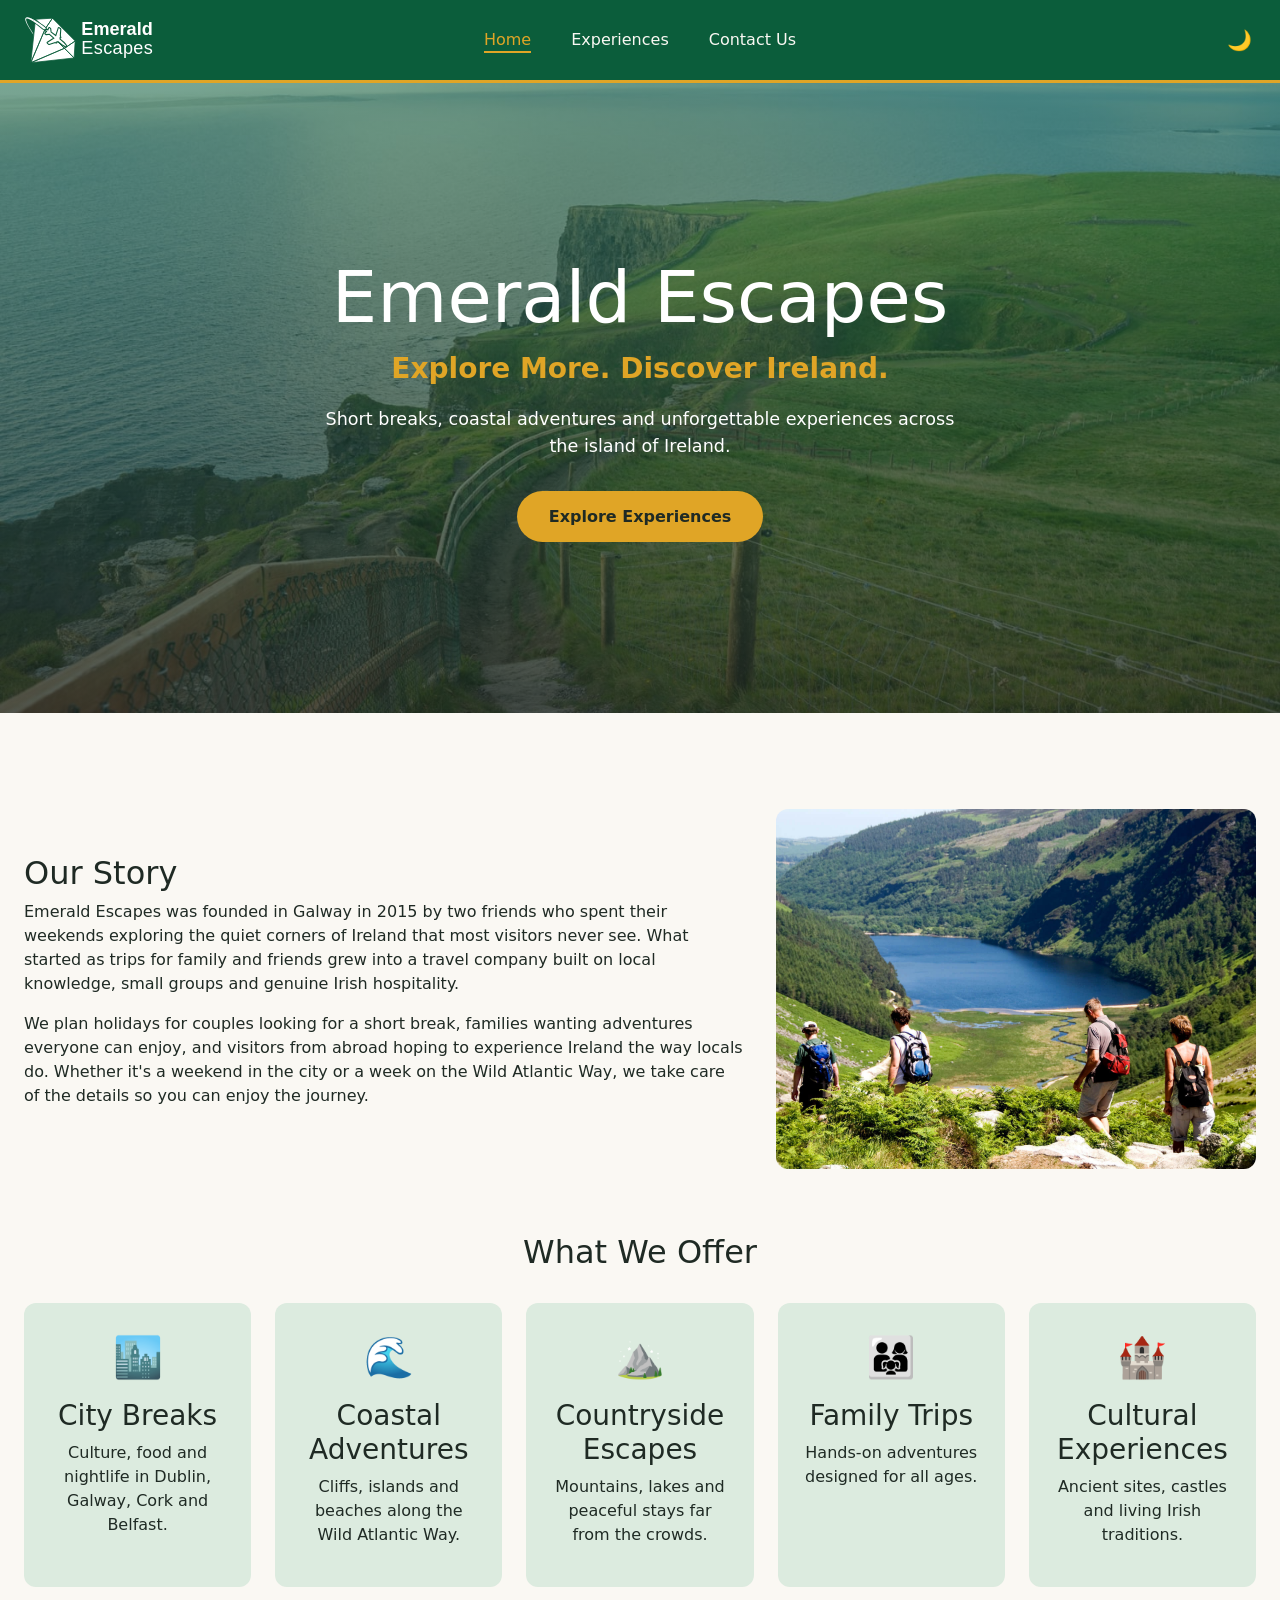
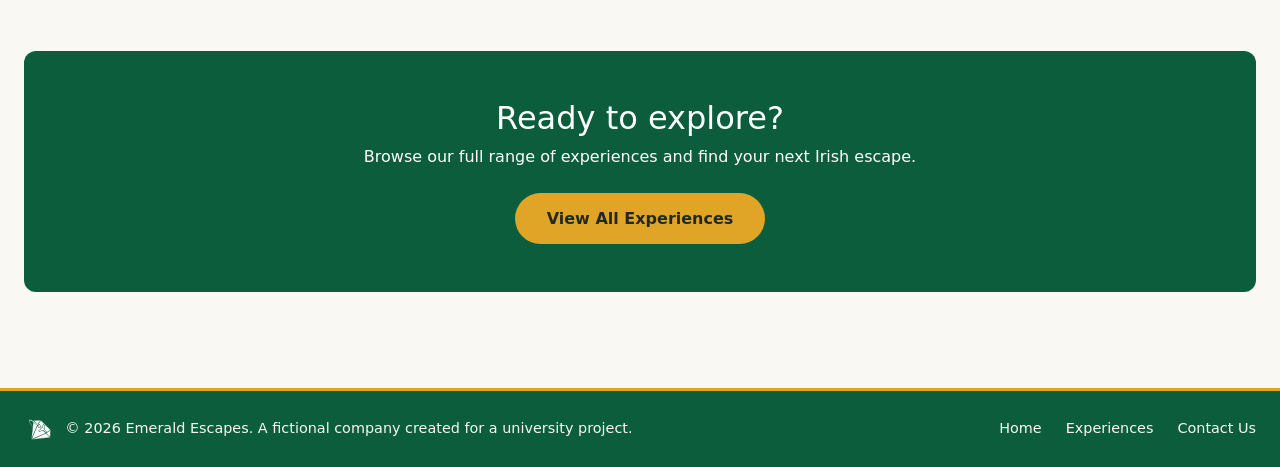
<file: index.html>
<!doctype html>
<html lang="en">
    <head>
        <meta charset="UTF-8" />
        <meta name="viewport" content="width=device-width, initial-scale=1.0" />
        <link rel="icon" type="image/svg" href="images/emerald-escapes-icon.svg">
        <link rel="stylesheet" href="css/bootstrap.min.css" />
        <link rel="stylesheet" href="css/styles.css" />
        <script src="js/bootstrap.min.js" defer></script>
        <script src="js/main.js" defer></script>
        <title>Emerald Travels</title>
    </head>

    <body>
        <header class="site-header">
            <nav class="site-nav" aria-label="Main navigation">
                <div class="width-container nav-inner">
                    <a href="index.html" class="nav-logo">
                        <!-- Full logo on larger screens, icon only on small screens-->
                        <img src="images/home/emerald-escapes-logo-white.svg" class="logo-full" alt="Emerald Escapes home">
                        <img src="images/home/emerald-escapes-icon-white.svg" class="logo-icon" alt="Emerald Escapes home">
                    </a>                    <ul class="nav-main" id="nav-main">
                        <li>
                            <a href="index.html" aria-current="page">Home</a>
                        </li>
                        <li><a href="experiences.html">Experiences</a></li>
                        <li><a href="contact.html">Contact Us</a></li>
                    </ul>
                    <div class="nav-extra">
                        <button
                            type="button"
                            class="theme-toggle"
                            aria-label="Switch to dark mode"
                        >
                            🌙
                        </button>
                        <button
                            type="button"
                            class="nav-toggle"
                            aria-label="Open menu"
                            aria-controls="nav-main"
                            aria-expanded="false"
                        >
                            <span></span>
                            <span></span>
                            <span></span>
                        </button>
                    </div>
                </div>
            </nav>
        </header>

        <main>
            <section class="hero">
                <img
                    src="images/hero/hero.jpg"
                    class="hero-image"
                    alt="Green hills rolling down to the Atlantic coast on a sunny day in the west of Ireland"
                />

                <div class="hero-content">
                    <h1>Emerald Escapes</h1>
                    <p class="hero-tagline">Explore More. Discover Ireland.</p>
                    <p class="hero-subtitle">
                        Short breaks, coastal adventures and unforgettable
                        experiences across the island of Ireland.
                    </p>
                    <a href="experiences.html" class="btn-accent"
                        >Explore Experiences</a
                    >
                </div>
            </section>

            <div class="width-container main-container">
                <section class="about">
                    <div class="about-text">
                        <h2>Our Story</h2>
                        <p>
                            Emerald Escapes was founded in Galway in 2015 by two
                            friends who spent their weekends exploring the quiet
                            corners of Ireland that most visitors never see.
                            What started as trips for family and friends grew
                            into a travel company built on local knowledge,
                            small groups and genuine Irish hospitality.
                        </p>
                        <p>
                            We plan holidays for couples looking for a short
                            break, families wanting adventures everyone can
                            enjoy, and visitors from abroad hoping to experience
                            Ireland the way locals do. Whether it's a weekend in
                            the city or a week on the Wild Atlantic Way, we take
                            care of the details so you can enjoy the journey.
                        </p>
                    </div>
                    <img
                        src="images/home/about.jpg"
                        class="about-image"
                        alt="A small group of walkers on a guided hike through the Wicklow Mountains"
                    />
                </section>

                <section class="offer">
                    <h2>What We Offer</h2>
                    <div class="offer-grid">
                        <a
                            href="experiences.html?category=city"
                            class="offer-item"
                        >
                            <span class="offer-icon" aria-hidden="true"
                                >🏙️</span
                            >
                            <h3>City Breaks</h3>
                            <p>
                                Culture, food and nightlife in Dublin, Galway,
                                Cork and Belfast.
                            </p>
                        </a>
                        <a
                            href="experiences.html?category=coastal"
                            class="offer-item"
                        >
                            <span class="offer-icon" aria-hidden="true"
                                >🌊</span
                            >
                            <h3>Coastal Adventures</h3>
                            <p>
                                Cliffs, islands and beaches along the Wild
                                Atlantic Way.
                            </p>
                        </a>
                        <a
                            href="experiences.html?category=countryside"
                            class="offer-item"
                        >
                            <span class="offer-icon" aria-hidden="true"
                                >⛰️</span
                            >
                            <h3>Countryside Escapes</h3>
                            <p>
                                Mountains, lakes and peaceful stays far from the
                                crowds.
                            </p>
                        </a>
                        <a
                            href="experiences.html?category=family"
                            class="offer-item"
                        >
                            <span class="offer-icon" aria-hidden="true"
                                >👨‍👩‍👧</span
                            >
                            <h3>Family Trips</h3>
                            <p>Hands-on adventures designed for all ages.</p>
                        </a>
                        <a
                            href="experiences.html?category=cultural"
                            class="offer-item"
                        >
                            <span class="offer-icon" aria-hidden="true"
                                >🏰</span
                            >
                            <h3>Cultural Experiences</h3>
                            <p>
                                Ancient sites, castles and living Irish
                                traditions.
                            </p>
                        </a>
                    </div>
                </section>

                <section class="cta">
                    <h2>Ready to explore?</h2>
                    <p>
                        Browse our full range of experiences and find your next
                        Irish escape.
                    </p>
                    <a href="experiences.html" class="btn-accent"
                        >View All Experiences</a
                    >
                </section>
            </div>
        </main>
        <footer class="site-footer">
            <div class="width-container footer-inner">
                <div class="footer-brand">
                    <img src="images/home/emerald-escapes-icon-white.svg" class="footer-icon" alt="">
                    <p>&copy; 2026 Emerald Escapes. A fictional company created for a university project.</p>
                </div>
                <ul class="footer-links">
                    <li><a href="index.html">Home</a></li>
                    <li><a href="experiences.html">Experiences</a></li>
                    <li><a href="contact.html">Contact Us</a></li>
                </ul>
            </div>
        </footer>
    </body>
</html>
</file>
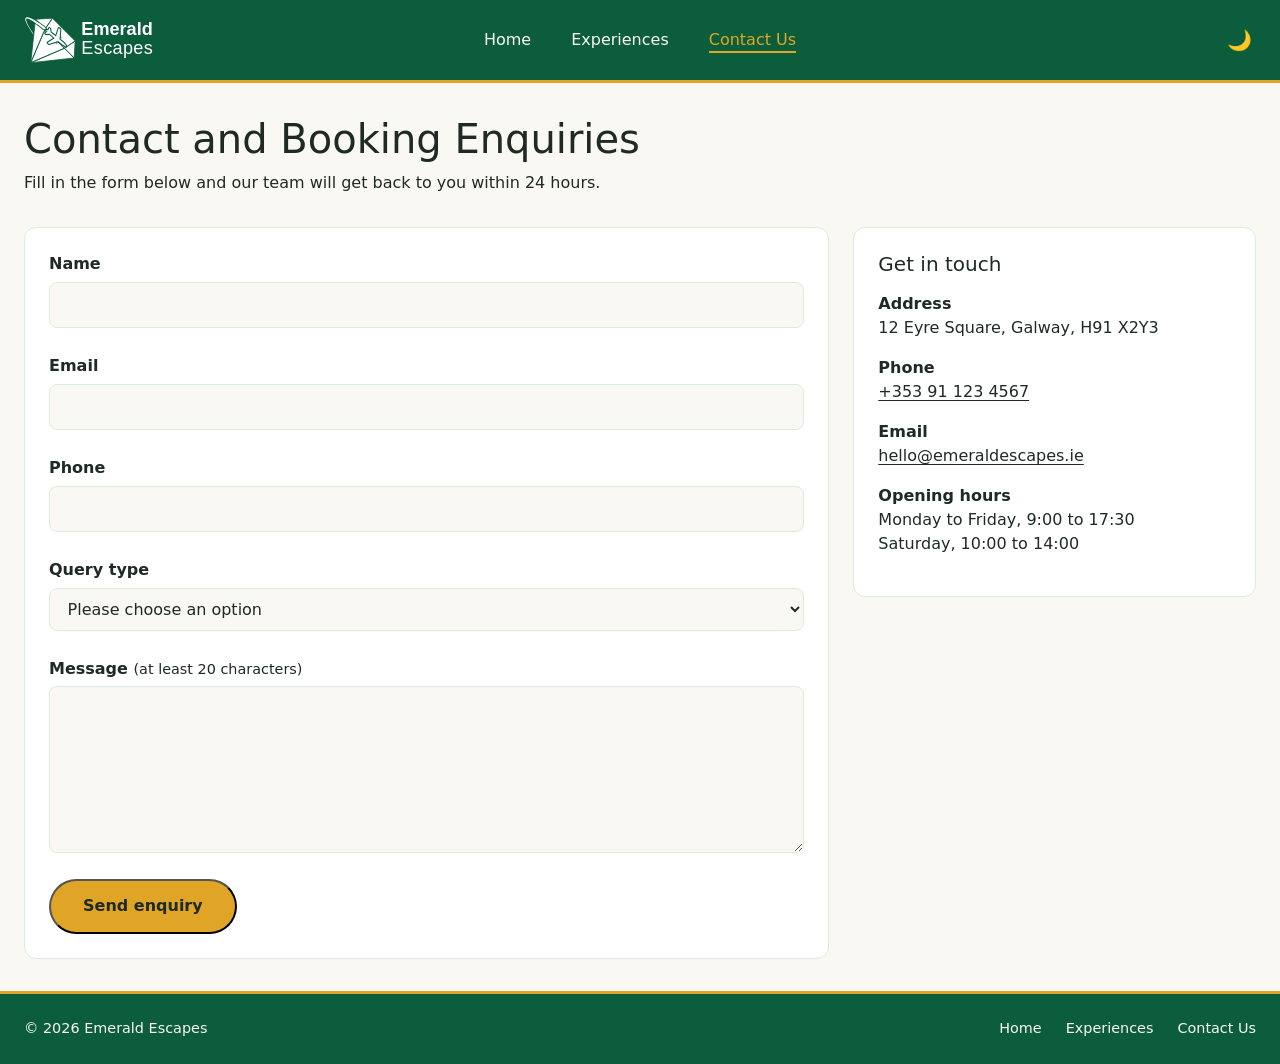
<file: contact.html>
<!doctype html>
<html lang="en">
    <head>
        <meta charset="UTF-8" />
        <meta name="viewport" content="width=device-width, initial-scale=1.0" />
        <link rel="icon" type="image/svg" href="images/emerald-escapes-icon.svg">
        <link rel="stylesheet" href="css/bootstrap.min.css" />
        <link rel="stylesheet" href="css/styles.css" />
        <script src="js/main.js" defer></script>
        <script src="js/contact.js" defer></script>
        <title>Contact Us | Emerald Escapes</title>
    </head>
    <body>
        <header class="site-header">
            <nav class="site-nav" aria-label="Main navigation">
                <div class="width-container nav-inner">
                    <a href="index.html" class="nav-logo"><img src="images/home/emerald-escapes-logo-white.svg" alt=""></a>
                    <ul class="nav-main" id="nav-main">
                        <li><a href="index.html">Home</a></li>
                        <li><a href="experiences.html">Experiences</a></li>
                        <li>
                            <a href="contact.html" aria-current="page"
                                >Contact Us</a
                            >
                        </li>
                    </ul>
                    <div class="nav-extra">
                        <button
                            type="button"
                            class="theme-toggle"
                            aria-label="Switch to dark mode"
                        >
                            🌙
                        </button>
                        <button
                            type="button"
                            class="nav-toggle"
                            aria-label="Open menu"
                            aria-controls="nav-main"
                            aria-expanded="false"
                        >
                            <span></span>
                            <span></span>
                            <span></span>
                        </button>
                    </div>
                </div>
            </nav>
        </header>

        <main>
            <div class="width-container main-container">
                <h1>Contact and Booking Enquiries</h1>
                <p class="page-intro muted">
                    Fill in the form below and our team will get back to you
                    within 24 hours.
                </p>

                <!-- Form on the left, contact details on the right (stacked on mobile) -->
                <div class="contact-layout">
                    <section class="panel" aria-label="Enquiry form">
                        <!-- Success message, hidden until the form is submitted correctly -->
                        <div
                            id="form-success"
                            class="form-success"
                            hidden
                        ></div>

                        <!-- novalidate: our JavaScript shows the error messages instead of the browser -->
                        <form id="contact-form" novalidate>
                            <div class="form-group">
                                <label for="name">Name</label>
                                <input
                                    type="text"
                                    id="name"
                                    name="name"
                                    autocomplete="name"
                                />
                                <small class="error" id="name-error"></small>
                            </div>

                            <div class="form-group">
                                <label for="email">Email</label>
                                <input
                                    type="email"
                                    id="email"
                                    name="email"
                                    autocomplete="email"
                                />
                                <small class="error" id="email-error"></small>
                            </div>

                            <div class="form-group">
                                <label for="phone">Phone</label>
                                <!-- pattern: optional + followed by 7 to 20 digits, spaces or dashes -->
                                <input
                                    type="tel"
                                    id="phone"
                                    name="phone"
                                    autocomplete="tel"
                                    pattern="\+?[0-9 \-]{7,20}"
                                />
                                <small class="error" id="phone-error"></small>
                            </div>

                            <div class="form-group">
                                <label for="query-type">Query type</label>
                                <select id="query-type" name="query-type">
                                    <option value="" disabled selected>
                                        Please choose an option
                                    </option>
                                    <option value="booking">Booking</option>
                                    <option value="payment">Payment</option>
                                    <option value="general">
                                        General Information
                                    </option>
                                    <option value="other">Other</option>
                                </select>
                                <small
                                    class="error"
                                    id="query-type-error"
                                ></small>
                            </div>

                            <div class="form-group">
                                <label for="message">
                                    Message
                                    <span class="hint muted"
                                        >(at least 20 characters)</span
                                    >
                                </label>
                                <textarea
                                    id="message"
                                    name="message"
                                    rows="6"
                                ></textarea>
                                <small class="error" id="message-error"></small>
                            </div>

                            <button type="submit" class="btn-accent">
                                Send enquiry
                            </button>
                        </form>
                    </section>

                    <aside class="panel contact-info">
                        <h2>Get in touch</h2>
                        <address>
                            <p>
                                <strong>Address</strong><br />12 Eyre Square,
                                Galway, H91 X2Y3
                            </p>
                            <p>
                                <strong>Phone</strong><br /><a
                                    href="tel:+353911234567"
                                    >+353 91 123 4567</a
                                >
                            </p>
                            <p>
                                <strong>Email</strong><br /><a
                                    href="mailto:hello@emeraldescapes.ie"
                                    >hello@emeraldescapes.ie</a
                                >
                            </p>
                        </address>
                        <p>
                            <strong>Opening hours</strong><br />
                            Monday to Friday, 9:00 to 17:30<br />
                            Saturday, 10:00 to 14:00
                        </p>
                    </aside>
                </div>
            </div>
        </main>

        <footer class="site-footer">
            <div class="width-container footer-inner">
                <p>&copy; 2026 Emerald Escapes</p>
                <ul class="footer-links">
                    <li><a href="index.html">Home</a></li>
                    <li><a href="experiences.html">Experiences</a></li>
                    <li><a href="contact.html">Contact Us</a></li>
                </ul>
            </div>
        </footer>
    </body>
</html>
</file>
<file: css/styles.css>
:root {
    --color-primary:#0B5D3B;
    --color-secondary:#DCEBDF;
    --color-accent:#E0A526;

    --color-background:#FAF8F3;
    --color-text:#1F2A24;
    --color-text-muted: #5B6B62;
    --color-price: #0B5D3B;
    --color-surface:#FFFFFF;

    --color-on-primary:#FAF8F3;
    --color-on-accent:#1F2A24;

    --color-error: #C0392B;
}

[data-theme="dark"] {
    --color-primary: #0A3D28;
    --color-secondary: #1E2D25;
    --color-accent: #E3B04B;

    --color-background: #121A16;
    --color-text: #E6EDE8;
    --color-text-muted: #A3B3AA;
    --color-price: #E3B04B;
    --color-surface:#18231E;

    --color-error: #F08A7E;
}

body {
    margin: 0;
    min-height: 100vh;
    display: flex;
    flex-direction: column;
    background-color: var(--color-background);
    color: var(--color-text);
    transition: background-color 300ms ease, color 300ms ease;
}

main {
    flex: 1;
}

.width-container {
    width: 100%;
    max-width: 80rem;
    margin-inline: auto;
    padding-inline: 1.5rem;
}

/* ------ Navbar styling ------ */

.site-header {
    position: sticky;
    top: 0;
    z-index: 999;
}

.site-header.scrolled .nav-inner {
    padding-block: 0.5rem;
}

.site-header.scrolled .nav-logo img {
    height: 2.25rem;
}

.site-nav {
    position: relative;
    background-color: var(--color-primary);
    border-bottom: 0.2rem solid var(--color-accent);
}

.nav-inner {
    display: flex;
    align-items: center;
    padding-block: 1rem;
    transition: padding-block 250ms ease;
}

.nav-logo {
    color: var(--color-on-primary);
    transition: font-size 250ms ease;
}

.nav-logo img {
    height: 3rem;
    width: auto;
    transition: height 250ms ease;
}

.logo-icon {
    display: none;
}

@media (max-width: 768px) {
    .logo-full {
        display: none;
    }

    .logo-icon {
        display: block;
    }
}

.nav-logo,
.nav-extra {
    flex: 1;
}

.nav-main {
    flex: none;
    display: flex;
    gap: 2.5rem;
    list-style: none;
    margin: 0;
    padding: 0;
}

.nav-main a {
    position: relative;
    color: var(--color-on-primary);
    text-decoration: none;
    font-weight: 500;
    padding-block: 0.25rem;
}

.nav-main a::after {
    content: "";
    position: absolute;
    left: 0;
    right: 0;
    bottom: 0;
    height: 2px;
    background-color: var(--color-accent);
    transform: scaleX(0);
    transition: transform 250ms ease;
}

/* Expanding underline bar with accent colour on hovering a nav link */
.nav-main a:hover::after,
.nav-main a:focus-visible::after,
.nav-main a[aria-current="page"]::after {
    transform: scaleX(1);
}

.nav-main a[aria-current="page"] {
    color: var(--color-accent);
}

.nav-extra {
    display: flex;
    justify-content: flex-end;
    align-items: center;
    gap: 1rem;
}

/* Styling for nav hamburger menu (mobile-only) and theme toggle */
.theme-toggle,
.nav-toggle {
    background: none;
    border: none;
    cursor: pointer;
    padding: 0.25rem;
    font-size: 1.25rem;
}

.nav-toggle {
    display: none;
    flex-direction: column;
    gap: 5px;
}

.nav-toggle span {
    display: block;
    width: 24px;
    height: 2px;
    background-color:var(--color-on-primary);
}


/* Media query for mobile devices */
@media (max-width: 768px) {
    .nav-toggle {
        display: flex;
    }

    /* Links become a dropdown panel below the bar, hidden until opened */
    .nav-main {
        display: none;
        position: absolute;
        top: 100%;
        left: 0;
        right: 0;
        flex-direction: column;
        gap: 0;
        background-color: var(--color-primary);
        border-bottom: 0.2rem solid var(--color-accent);
    }

    .nav-main.open {
        display: flex;
    }

    .nav-main a {
        display: block;
        padding: 1rem 1.5rem;
    }

    /* Vertical menu uses a side marker instead of the underline */
    .nav-main a::after {
        display: none;
    }

    .nav-main a[aria-current="page"] {
        border-left: 4px solid var(--color-accent);
    }
}



.main-container {
    padding-block: 2rem;
}


/* ------ Experience page ------ */

.page-intro {
    margin-bottom: 2rem;
}

#filter-section {
    margin-bottom: 2rem;
}


/* Responsive columns: 4 on desktop, fewer as the screen narrows */
.filter-controls {
    display: grid;
    grid-template-columns: repeat(auto-fit, minmax(12rem, 1fr));
    gap: 1.25rem;
}

.filter-group {
    display: flex;
    flex-direction: column;
    gap: 0.4rem;
}

.filter-group label {
    font-size: 0.85rem;
    font-weight: 600;
}

.filter-group select {
    padding: 0.55rem 0.75rem;
    font: inherit;
    color: var(--color-text);
    background-color: var(--color-background);
    border: 1px solid var(--color-secondary);
    border-radius: 0.5rem;
    cursor: pointer;
}

.filter-group select:focus-visible {
    outline: 2px solid var(--color-accent);
    outline-offset: 2px;
}

/* Colours the slider's track and handle with the brand accent */
.filter-group input[type="range"] {
    accent-color: var(--color-accent);
    cursor: pointer;
    margin-top: 0.5rem;
}

.filter-footer {
    display: flex;
    justify-content: space-between;
    align-items: center;
    margin-top: 1rem;
    padding-top: 1rem;
    border-top: 1px solid var(--color-secondary);
    font-size: 0.9rem;
}

.filter-footer p {
    margin: 0;
}

/* Text-style button for secondary actions */
.btn-link {
    background: none;
    border: none;
    padding: 0;
    font: inherit;
    color: var(--color-text);
    text-decoration: underline;
    text-underline-offset: 3px;
    cursor: pointer;
}

.btn-link:hover {
    color: var(--color-accent);
}

#card-section {
    display: grid;
    grid-template-columns: repeat(auto-fill, minmax(18rem, 1fr));
    gap: 1.5rem;
}

#card-section.filtering .experience-card {
    view-transition-name: var(--card-name);
}

.experience-card {
    border: none;
    border-radius: 0.75rem;
    overflow: hidden;
    border-bottom: 3px solid transparent;
    border: 1px solid rgba(255, 255, 255, 0.06);
    background-color: var(--color-surface);
    color: var(--color-text);
    cursor: pointer;
    box-shadow:
        0 1px 2px rgba(11, 93, 59, 0.08),
        0 4px 12px rgba(11, 93, 59, 0.08);
    transition:
        transform 250ms ease,
        box-shadow 250ms ease,
        border-bottom-color 250ms ease;
}

.experience-card:hover {
    transform: translateY(-4px);
    box-shadow:
        0 4px 8px rgba(11, 93, 59, 0.10),
        0 12px 20px rgba(11, 93, 59, 0.18);
    border-bottom-color: var(--color-accent);
}

.experience-card img {
    height: auto;
    aspect-ratio: 3 / 2;
    object-fit: cover;
    transition: transform 400ms ease;
}

.experience-card:hover img {
    transform: scale(1.05);
}

.experience-card .card-body {
    padding: 1.25rem;
}

.card-location {
    margin-bottom: 0.35rem;
    font-size: 0.8rem;
    font-weight: 600;
    text-transform: uppercase;
    letter-spacing: 0.05em;
    color: var(--color-text-muted);
}

.experience-card .card-title {
    margin-bottom: 0.5rem;
    font-size: 1.2rem;
    font-weight: 600;
    line-height: 1.3;
}

.experience-card .card-text {
    margin-bottom: 0;
    font-size: 0.95rem;
    line-height: 1.55;
}

.experience-card .card-footer {
    display: flex;
    justify-content: space-between;
    align-items: center;
    padding: 0.9rem 1.25rem;
    background-color: transparent;
    border-top-color: var(--color-secondary);
}

.card-duration {
    font-size: 0.9rem;
    color: var(--color-text-muted);
}

.card-price {
    font-size: 1.15rem;
    font-weight: 700;
    color: var(--color-price);
}

/* Accessibility for users with reduced motion enabled */
@media (prefers-reduced-motion: reduce) {
    .experience-card,
    .experience-card img {
        transition: none;
    }

    .experience-card:hover,
    .experience-card:hover img {
        transform: none;
    }
}

/* ------ Experience dialog ------ */

/* This is to fix a bug where view transition to open the dialog would start "under" (z-axis) other cards */
::view-transition-group(active-card) {
    z-index: 100;
}

.experience-dialog {
    width: min(70rem, calc(100% - 2rem));
    max-height: calc(100vh - 2rem);
    padding: 0;
    border: none;
    border-radius: 0.75rem;
    background-color: var(--color-surface);
    color: var(--color-text);
    overflow: auto;
}

.experience-dialog::backdrop {
    background-color: rgba(0, 0, 0, 0.6);
}

/* Stop the page behind from scrolling while the dialog is open */
body:has(.experience-dialog[open]) {
    overflow: hidden;
}

/* Image on top on mobile, image left and text right on larger screens */
.dialog-layout {
    display: grid;
    grid-template-columns: 1fr;
}

@media (min-width: 768px) {
    .dialog-layout {
        grid-template-columns: 2fr 1fr;
    }
}

.dialog-image {
    width: 100%;
    height: 100%;
    min-height: 16rem;
    object-fit: cover;
}

.dialog-content {
    display: flex;
    flex-direction: column;
    gap: 0.75rem;
    padding: 2rem;
}

.dialog-content h2 {
    margin: 0;
    font-size: 1.6rem;
}

.dialog-details {
    display: flex;
    justify-content: space-between;
    align-items: center;
    padding-block: 1rem;
    border-top: 1px solid var(--color-secondary);
}

/* Booking button sits at the bottom of the text column */
.dialog-content .btn-accent {
    align-self: flex-start;
    margin-top: auto;
}

/* Round close button over the image corner, readable on any photo */
.dialog-close {
    position: absolute;
    top: 0.75rem;
    right: 0.75rem;
    z-index: 1;
    width: 2.25rem;
    height: 2.25rem;
    border: none;
    border-radius: 50%;
    background-color: rgba(0, 0, 0, 0.55);
    color: #ffffff;
    cursor: pointer;
}

/* Users who prefer reduced motion get an instant open and close */
@media (prefers-reduced-motion: reduce) {
    ::view-transition-group(*),
    ::view-transition-old(*),
    ::view-transition-new(*) {
        animation: none;
    }
}



/* ------ Home page ------ */

.hero {
    position: relative;
    min-height: 70vh;
    display: flex;
    align-items: center;
    justify-content: center;
    text-align: center;
    padding: 4rem 1.5rem;
    overflow: hidden;
    color: #ffffff;
}

.hero-image {
    position: absolute;
    inset: 0;
    width: 100%;
    height: 100%;
    object-fit: cover;
    z-index: 0;
}

/* Gradient overlay on hero image to make the text readable */
.hero::before {
    content: "";
    position: absolute;
    inset: 0;
    background: linear-gradient(
        to bottom,
        rgba(11, 93, 59, 0.55),
        rgba(31, 42, 36, 0.75)
    );
    z-index: 1;
}

.hero-content {
    position: relative;
    z-index: 2;
    max-width: 40rem;
}

.hero h1 {
    font-size: clamp(2.5rem, 6vw, 4.5rem);
    margin-bottom: 0.5rem;
}

.hero-tagline {
    font-size: clamp(1.25rem, 3vw, 1.75rem);
    font-weight: 600;
    color: var(--color-accent);
    margin-bottom: 1rem;
}

.hero-subtitle {
    font-size: 1.1rem;
    margin-bottom: 2rem;
}

.btn-accent {
    display: inline-block;
    padding: 0.85rem 2rem;
    background-color: var(--color-accent);
    color: var(--color-on-accent);
    font-weight: 600;
    text-decoration: none;
    border-radius: 2rem;
    transition: transform 200ms ease, box-shadow 200ms ease;
}

.btn-accent:hover {
    transform: translateY(-2px);
    box-shadow: 0 6px 16px rgba(0, 0, 0, 0.25);
}

.btn-accent:focus-visible {
    outline: 3px solid var(--color-text);
    outline-offset: 3px;
}

.about,
.offer,
.cta {
    margin: 4rem 0;
}

.about {
    display: grid;
    grid-template-columns: 1fr;
    gap: 2rem;
    align-items: center;
}

@media (min-width: 768px) {
    .about {
        grid-template-columns: 3fr 2fr;
    }
}

.about-image {
    width: 100%;
    aspect-ratio: 4 / 3;
    object-fit: cover;
    border-radius: 0.75rem;
}

.offer h2 {
    text-align: center;
    margin-bottom: 2rem;
}

.offer-grid {
    display: grid;
    grid-template-columns: repeat(auto-fit, minmax(12rem, 1fr));
    gap: 1.5rem;
}

.offer-item {
    display: block;
    padding: 1.5rem;
    text-align: center;
    background-color: var(--color-secondary);
    color: var(--color-text);
    text-decoration: none;
    border-radius: 0.75rem;
    transition: transform 250ms ease, box-shadow 250ms ease;
}

.offer-item:hover {
    transform: translateY(-4px);
    box-shadow: 0 12px 28px rgba(11, 93, 59, 0.18);
}

.offer-icon {
    display: block;
    font-size: 2.5rem;
    margin-bottom: 0.75rem;
}

.cta {
    padding: 3rem 1.5rem;
    text-align: center;
    background-color: var(--color-primary);
    color: #ffffff;
    border-radius: 0.75rem;
}

.cta p {
    margin-bottom: 1.5rem;
}

/* ------ Shared panel card (filters, contact form, contact info) ------ */

.panel {
    padding: 1.5rem;
    background-color: var(--color-surface);
    border: 1px solid var(--color-secondary);
    border-radius: 0.75rem;
}


/* ------ Contact page ------ */

/* Form and info side by side on wider screens, stacked on mobile */
.contact-layout {
    display: grid;
    grid-template-columns: 1fr;
    gap: 1.5rem;
    align-items: start;
}

@media (min-width: 768px) {
    .contact-layout {
        grid-template-columns: 2fr 1fr;
    }
}

.form-group {
    display: flex;
    flex-direction: column;
    margin-bottom: 1.25rem;
}

.form-group label {
    margin-bottom: 0.35rem;
    font-weight: 600;
}

.hint {
    font-weight: 400;
    font-size: 0.9rem;
}

/* Same field style as the filter dropdowns */
#contact-form input,
#contact-form select,
#contact-form textarea {
    padding: 0.65rem 0.85rem;
    font: inherit;
    color: var(--color-text);
    background-color: var(--color-background);
    border: 1px solid var(--color-secondary);
    border-radius: 0.5rem;
}

#contact-form input:focus-visible,
#contact-form select:focus-visible,
#contact-form textarea:focus-visible {
    outline: 2px solid var(--color-accent);
    outline-offset: 2px;
}

#contact-form textarea {
    resize: vertical;
}

/* Fields that failed validation, and their messages */
#contact-form .invalid {
    border-color: var(--color-error);
}

.error {
    margin-top: 0.35rem;
    font-size: 0.9rem;
    color: var(--color-error);
}

/* Confirmation after a successful submit */
.form-success {
    padding: 1rem 1.25rem;
    margin-bottom: 1.5rem;
    background-color: var(--color-secondary);
    border-left: 4px solid var(--color-accent);
}

.contact-info h2 {
    margin-bottom: 1rem;
    font-size: 1.25rem;
}

.contact-info p {
    margin-bottom: 1rem;
}

.contact-info a {
    color: var(--color-text);
    text-underline-offset: 3px;
}

/* ------ Footer ------ */

/* Full-width green band, mirroring the navbar with the gold line on top */
.site-footer {
    background-color: var(--color-primary);
    color: var(--color-on-primary);
    border-top: 0.2rem solid var(--color-accent);
    font-size: 0.9rem;
}

.footer-inner {
    display: flex;
    flex-wrap: wrap;
    justify-content: space-between;
    align-items: center;
    gap: 1rem;
    padding-block: 1.5rem;
}

.footer-inner p {
    margin: 0;
}

.footer-brand {
    display: flex;
    align-items: center;
    gap: 0.75rem;
}

.footer-icon {
    display: block;
    height: 1.75rem;
    width: auto;
}

.footer-links {
    display: flex;
    gap: 1.5rem;
    list-style: none;
    margin: 0;
    padding: 0;
}

.footer-links a {
    color: var(--color-on-primary);
    text-decoration: none;
}

.footer-links a:hover {
    color: var(--color-accent);
    text-decoration: underline;
    text-underline-offset: 3px;
}

@media (max-width: 768px) {
    .footer-inner {
        flex-direction: column;
        text-align: center;
    }
}
</file>
